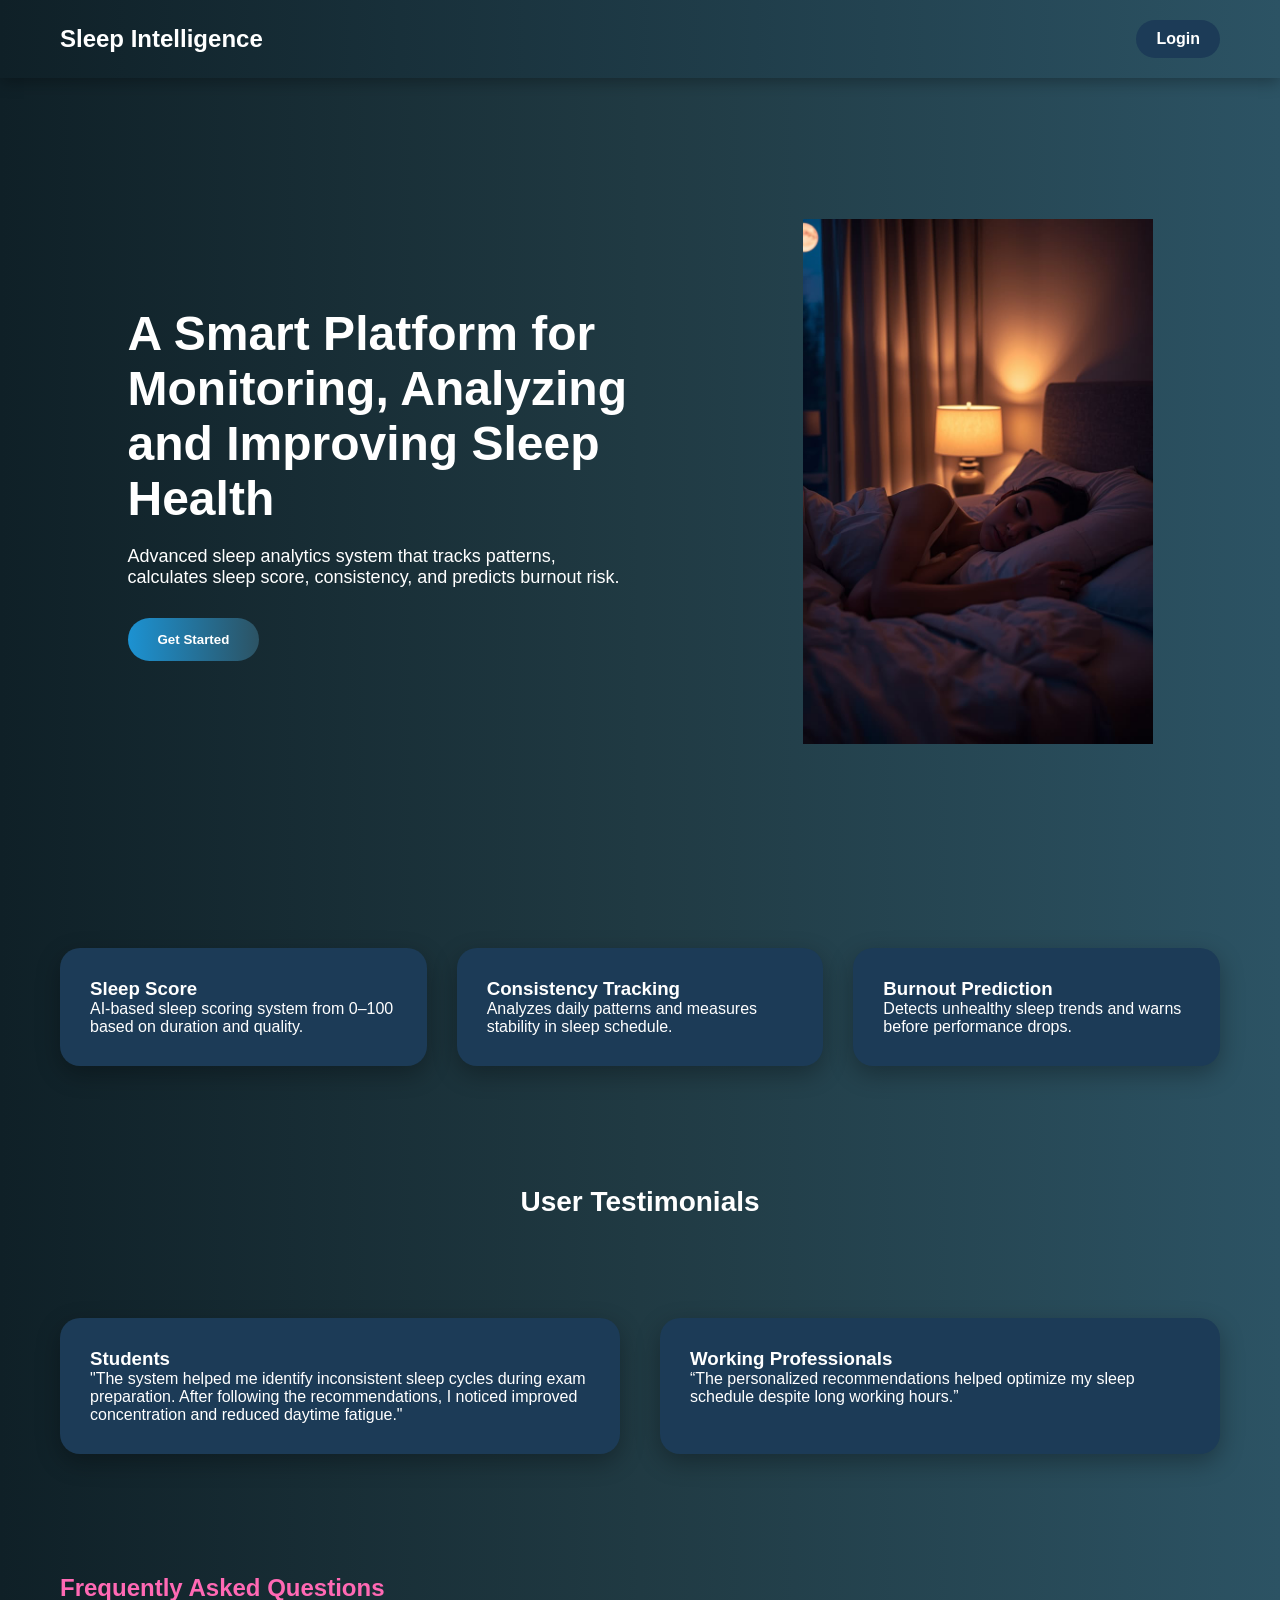
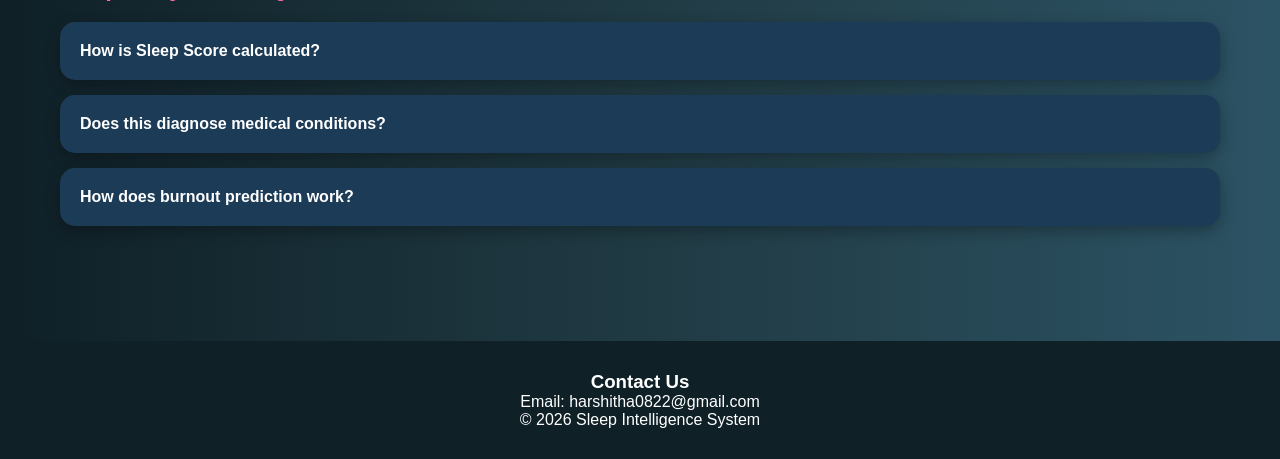
<file: sleep-reset review/index.html>
<!DOCTYPE html>
<html>
<head>
    <title>Sleep Intelligence System</title>
    <link rel="stylesheet" href="style.css">
</head>
<body>

<!-- ===== NAVBAR ===== -->
<div class="navbar">
    <h2>Sleep Intelligence</h2>
    <a href="login.html">Login</a>
</div>

<!-- ===== HERO SECTION ===== -->
<section class="hero">
    <div class="hero-text">
        <h1>A Smart Platform for Monitoring, Analyzing and Improving Sleep Health</h1>
        <p>
            Advanced sleep analytics system that tracks patterns, 
            calculates sleep score, consistency, and predicts burnout risk.
        </p>
        <a href="login.html">
            <button class="btn-primary">Get Started</button>
        </a>
    </div>

    <!-- 🖼 INSERT YOUR CUTE CARTOON IMAGE HERE -->
    <div>
        <img src="healthysleep.png" width="350">
    </div>
</section>

<!-- ===== FEATURES SECTION ===== -->
<section class="grid-3">
    <div class="card">
        <h3>Sleep Score</h3>
        <p>AI-based sleep scoring system from 0–100 based on duration and quality.</p>
    </div>

    <div class="card">
        <h3>Consistency Tracking</h3>
        <p>Analyzes daily patterns and measures stability in sleep schedule.</p>
    </div>

    <div class="card">
        <h3>Burnout Prediction</h3>
        <p>Detects unhealthy sleep trends and warns before performance drops.</p>
    </div>
</section>

<!-- ===== TESTIMONIALS ===== -->
<section class="testimonials">
<h2 class="section-title">User Testimonials</h2>
  <div class="grid-2">
    <div class="card">
        <h3>Students</h3>
        <p>"The system helped me identify inconsistent sleep cycles during exam preparation. After following the recommendations, I noticed improved concentration and reduced daytime fatigue."</p>
    </div>

    <div class="card">
        <h3>Working Professionals</h3>
        <p>“The personalized recommendations helped optimize my sleep schedule despite long working hours.”</p>
    </div>
</section>

<!-- ===== FAQ SECTION ===== -->
<section class="faq">
    <h2 style="margin-bottom:20px;color:#ff69b4;">Frequently Asked Questions</h2>

    <div class="faq-item" onclick="toggleFAQ(this)">
        <strong>How is Sleep Score calculated?</strong>
        <div class="faq-answer">
            Sleep score is calculated based on sleep duration, consistency,
            and sleep timing patterns.
        </div>
    </div>

    <div class="faq-item" onclick="toggleFAQ(this)">
        <strong>Does this diagnose medical conditions?</strong>
        <div class="faq-answer">
            No. This system provides wellness insights only, not medical diagnosis.
        </div>
    </div>

    <div class="faq-item" onclick="toggleFAQ(this)">
        <strong>How does burnout prediction work?</strong>
        <div class="faq-answer">
            Burnout risk is estimated when sleep quality remains poor
            for consecutive days.
        </div>
    </div>
</section>

<!-- ===== CONTACT SECTION ===== -->
<footer>
    <h3>Contact Us</h3>
    <p>Email: harshitha0822@gmail.com</p>
    <p>© 2026 Sleep Intelligence System</p>
</footer>

<script src="script.js"></script>

</body>
</html>
</file>
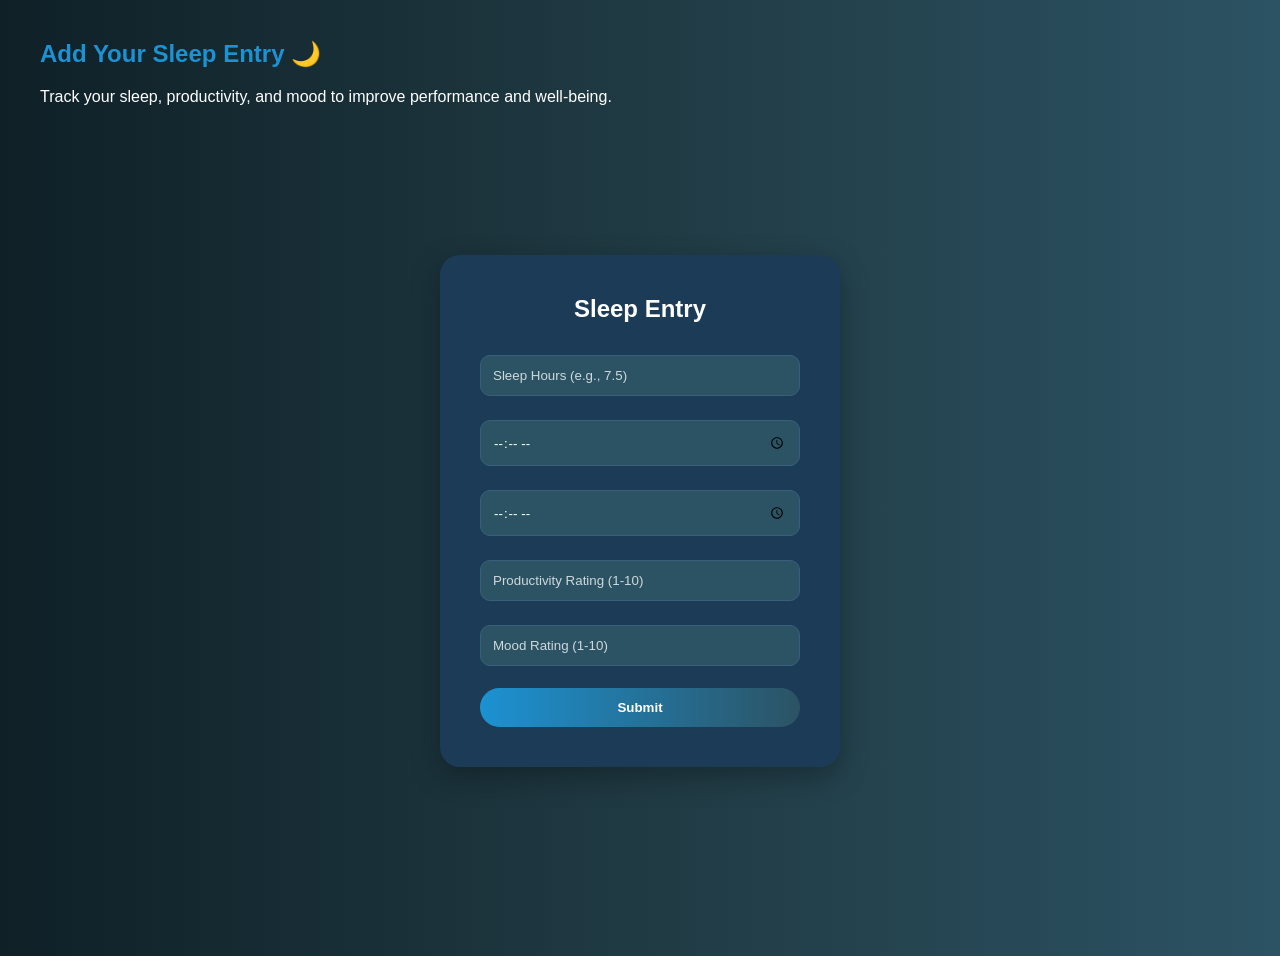
<file: sleep-reset review/add-sleep.html>
<!DOCTYPE html>
<html lang="en">
<head>
    <meta charset="UTF-8">
    <meta name="viewport" content="width=device-width, initial-scale=1.0">
    <title>Add Sleep - Sleep Intelligence</title>
    <link rel="stylesheet" href="style.css">
</head>
<body>


<section style="padding:40px;">

    <h1 style="color:#1c92d2; margin-bottom:20px;">Add Your Sleep Entry 🌙</h1>
    <p>Track your sleep, productivity, and mood to improve performance and well-being.</p>

    <!-- Sleep Form -->
    <div class="form-container">
        <div class="form-box">
            <h2>Sleep Entry</h2>
            <form id="sleepForm">
                <input type="number" id="sleepHours" name="sleepHours" placeholder="Sleep Hours (e.g., 7.5)" step="0.1" required>
                <input type="time" id="sleepTime" name="sleepTime" required>
                <input type="time" id="wakeTime" name="wakeTime" required>
                <input type="number" id="productivity" name="productivity" placeholder="Productivity Rating (1-10)" min="1" max="10" required>
                <input type="number" id="mood" name="mood" placeholder="Mood Rating (1-10)" min="1" max="10" required>
                <button type="submit" class="btn-primary">Submit</button>
            </form>
        </div>
    </div>

    <!-- Results Section -->
    <div id="results" style="margin-top:30px; display:none;">
        <h2>Your Sleep Analysis</h2>
        <div class="stats">

            <div class="stat-card">
                <h3>Sleep Score</h3>
                <h2 id="sleepScore">--</h2>
            </div>

            <div class="stat-card">
                <h3>Consistency</h3>
                <h2 id="consistency"></h2>
            </div>

            <div class="stat-card">
                <h3>Suggestions</h3>
                <p id="suggestions"></p>
            </div>

        </div>

        <!-- Optionally show last 5 entries -->
        <div id="pastEntries" style="margin-top:30px;">
            <h3>Last Sleep Entries</h3>
            <ul id="entriesList" style="list-style:none; padding-left:0;"></ul>
        </div>

        <button id="viewDashboard" class="btn-primary" style="margin-top:30px;">View Dashboard</button>
    </div>

</section>

<script>
// Form submit logic
const form = document.getElementById('sleepForm');
form.addEventListener('submit', function(e){
    e.preventDefault();

    const hours = parseFloat(form.sleepHours.value);
    const productivity = parseInt(form.productivity.value);
    const mood = parseInt(form.mood.value);

    // Sleep Score calculation
    let sleepScore = Math.round((hours/8)*50 + (productivity + mood)/2 * 5);
    if(sleepScore > 100) sleepScore = 100;

    let consistency = hours >=7 && hours <=9 ? "Good" : "Needs Improvement";

    // Suggestions logic
    let suggestions = "";
    if(hours <7) suggestions += "Try sleeping more hours. ";
    else if(hours >9) suggestions += "Avoid oversleeping. ";
    else suggestions += "Sleep duration is good. ";
    if(consistency !== "Good") suggestions += "Maintain a consistent sleep schedule.";
    else suggestions += " Keep up your consistent sleep schedule!";

    // Display results
    document.getElementById('sleepScore').textContent = sleepScore + "/100";
    document.getElementById('consistency').textContent = consistency;
    document.getElementById('suggestions').textContent = suggestions;
    document.getElementById('results').style.display = "block";

    // Save data to localStorage
    let sleepData = JSON.parse(localStorage.getItem('sleepData') || "[]");
    let entry = {
        date: new Date().toLocaleDateString(),
        hours,
        productivity,
        mood,
        sleepScore,
        consistency
    };
    sleepData.push(entry);
    localStorage.setItem('sleepData', JSON.stringify(sleepData));

    // Show last 5 entries
    const entriesList = document.getElementById('entriesList');
    entriesList.innerHTML = "";
    sleepData.slice(-5).reverse().forEach(d => {
        const li = document.createElement('li');
        li.textContent = `${d.date}: ${d.hours}h, Score: ${d.sleepScore}, Consistency: ${d.consistency}`;
        entriesList.appendChild(li);
    });
});

// Redirect to report page
document.getElementById('viewDashboard').addEventListener('click', function() {
    window.location.href = "dashboard.html";
});
</script>

</body>
</html>
</file>
<file: sleep-reset review/style.css>
/* ===== Global Reset ===== */
* {
    margin: 0;
    padding: 0;
    box-sizing: border-box;
    font-family: 'Century Gothic', sans-serif;
}

body {
    background: linear-gradient(to right, #0f2027, #203a43, #2c5364);
    color: white;
}

/* ===== Navbar ===== */
.navbar {
    display: flex;
    justify-content: space-between;
    align-items: center;
    padding: 20px 60px;
    background: linear-gradient(to right, #0f2027, #2c5364);
    box-shadow: 0 4px 15px rgba(0,0,0,0.3);
}

.navbar h2 {
    color: white;
}

.navbar a {
    text-decoration: none;
    background: #1c3b57;
    padding: 10px 20px;
    border-radius: 25px;
    color: white;
    font-weight: 600;
    transition: 0.3s;
}

.navbar a:hover {
    transform: scale(1.05);
}

/* ===== Hero Section ===== */
.hero {
    height: 90vh;
    display: flex;
    align-items: center;
    justify-content: space-around;
    padding: 40px;
}

.hero-text {
    max-width: 500px;
}

.hero-text h1 {
    font-size: 48px;
    color: white;
    margin-bottom: 20px;
}

.hero-text p {
    font-size: 18px;
    margin-bottom: 30px;
    color: white;
}

.btn-primary {
    padding: 14px 30px;
    border-radius: 30px;
    border: none;
    background: linear-gradient(to right, #1c92d2, #2c5364);
    color: white;
    font-weight: bold;
    cursor: pointer;
    transition: 0.3s;
}

.btn-primary:hover {
    transform: scale(1.05);
}

/* ===== Cards ===== */
.card {
    background: #1c3b57;
    padding: 30px;
    border-radius: 20px;
    box-shadow: 0 8px 25px rgba(0,0,0,0.3);
    transition: 0.4s;
    color: white;
}

.card:hover {
    transform: translateY(-8px);
}

/* ===== Grid Layout ===== */
.grid-3 {
    display: grid;
    grid-template-columns: repeat(3, 1fr);
    gap: 30px;
    padding: 60px;
}

.grid-2 {
    display: grid;
    grid-template-columns: repeat(2, 1fr);
    gap: 40px;
    padding: 60px;
}

/* ===== Forms ===== */
.form-container {
    display: flex;
    justify-content: center;
    align-items: center;
    height: 90vh;
}

.form-box {
    width: 400px;
    background: #1c3b57;
    padding: 40px;
    border-radius: 20px;
    box-shadow: 0 10px 30px rgba(0,0,0,0.3);
    color: white;
}

.form-box h2 {
    text-align: center;
    margin-bottom: 20px;
    color: white;
}

.form-box input {
    width: 100%;
    padding: 12px;
    margin: 12px 0;
    border-radius: 10px;
    border: 1px solid #3a5f7d;
    background: #2c5364;
    color: white;
}

.form-box input::placeholder {
    color: #cfd8dc;
}

.form-box button {
    width: 100%;
    padding: 12px;
    border-radius: 25px;
    border: none;
    background: linear-gradient(to right, #1c92d2, #2c5364);
    color: white;
    font-weight: bold;
    cursor: pointer;
    margin-top: 10px;
}

/* ===== Dashboard Cards ===== */
.stats {
    display: flex;
    justify-content: space-around;
    padding: 40px;
}

.stat-card {
    background: #1c3b57;
    padding: 30px;
    width: 220px;
    border-radius: 20px;
    text-align: center;
    box-shadow: 0 8px 20px rgba(0,0,0,0.3);
    color: white;
}

/* ===== FAQ Section ===== */
.faq {
    padding: 60px;
}

.faq-item {
    background: #1c3b57;
    margin-bottom: 15px;
    padding: 20px;
    border-radius: 15px;
    cursor: pointer;
    box-shadow: 0 5px 15px rgba(0,0,0,0.3);
    color: white;
}

.faq-answer {
    display: none;
    margin-top: 10px;
    color: #e0e0e0;
}

/* ===== Footer / Contact ===== */
footer {
    background: #0f2027;
    padding: 30px;
    text-align: center;
    color: white;
    margin-top: 40px;
}
.testimonials{
margin-top: 60px;
}
.section-title{
text-align: center;
margin-bottom: 40px;
font-size: 28px;
font-weight: 600;
}
</file>
